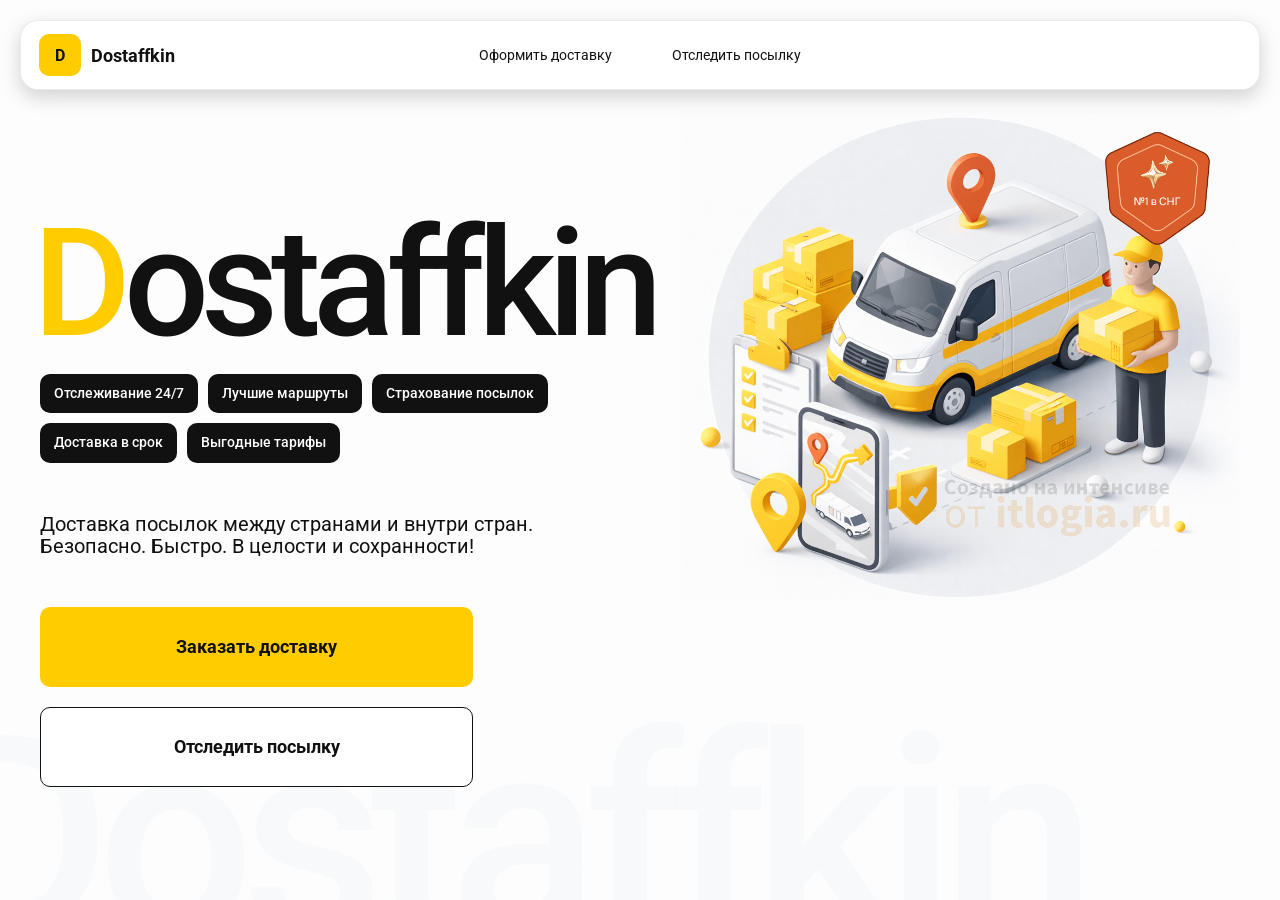
<file: index.html>
<!doctype html>
<html lang="ru">

<head>
    <meta charset="utf-8" />
    <meta name="viewport" content="width=device-width,initial-scale=1,maximum-scale=1,user-scalable=0" />
    <title>Dostaffkin — Доставка посылок между странами и внутри стран. Безопасно. Быстро. В целости и сохранности!
    </title>

    <link href="styles/base_adaptive.css" rel="stylesheet" />
    <link href="styles/base.css" rel="stylesheet" />
    <link href="styles/index.css" rel="stylesheet" />
    <link href="styles/index_adaptive.css" rel="stylesheet" />
</head>

<body>

    <div class="container">
        <header class="header">
            <a class="header-brand" href="#">
                <div class="header-logo">D</div>
                <div class="header-title">Dostaffkin</div>
            </a>
            <nav class="header-menu">
                <a class="header-link" href="./order.html">Оформить <span>доставку</span></a>
                <a class="header-link" href="./track.html">Отследить <span>посылку</span></a>
            </nav>
        </header>
        <main class="main">
            <section class="main-info">
                <div class="main-title">
                    <span>D</span>ostaffkin
                </div>
                <div class="main-features">
                    <div class="main-feature">Отслеживание 24/7</div>
                    <div class="main-feature">Лучшие маршруты</div>
                    <div class="main-feature">Страхование посылок</div>
                    <div class="main-feature">Доставка в срок</div>
                    <div class="main-feature">Выгодные тарифы</div>
                </div>
                <div class="main-description">
                    Доставка посылок между странами и внутри стран.
                    Безопасно. Быстро. В целости и сохранности!
                </div>
                <div class="main-actions">
                    <a class="button" type="button" href="./order.html">Заказать доставку</a>
                    <a class="button button-white" type="button" href="./track.html">Отследить посылку</a>
                </div>
            </section>
            <div class="main-title-ghost">Dostaffkin</div>
            <section class="main-image">
                <img src="images/main-image.png" alt="Main image" />
            </section>
        </main>
    </div>
</body>

</html>
</file>
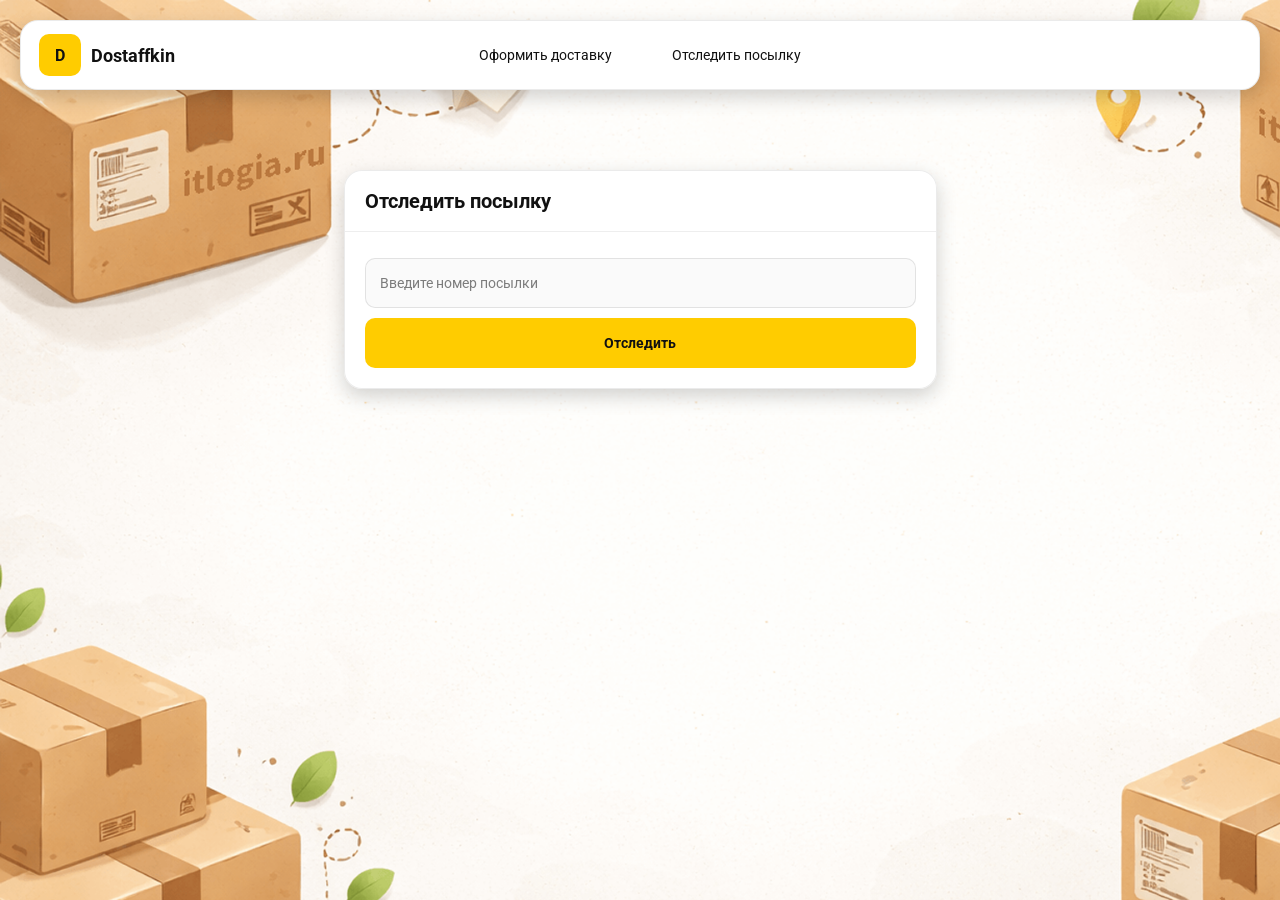
<file: track.html>
<!doctype html>
<html lang="ru">

<head>
    <meta charset="utf-8" />
    <meta name="viewport" content="width=device-width,initial-scale=1,maximum-scale=1,user-scalable=0" />
    <title>Отследить посылку</title>
    <link rel="stylesheet" href="styles/base.css" />
    <link rel="stylesheet" href="styles/base_adaptive.css" />

    <link rel="stylesheet" href="styles/track.css" />
    <link rel="stylesheet" href="styles/track_adaptive.css" />
</head>

<body>

    <div class="container">
        <header class="header">
            <a class="header-brand" href="./index.html">
                <div class="header-logo">D</div>
                <div class="header-title">Dostaffkin</div>
            </a>
            <nav class="header-menu">
                <a class="header-link" href="./order.html">Оформить <span>доставку</span></a>
                <a class="header-link" href="#">Отследить <span>посылку</span></a>
            </nav>
        </header>
        <main class="track-content">
            <section class="track-card track-search">
                <div class="track-title">Отследить посылку</div>
                <div class="track-action">
                    <div class="main-field track-field">
                        <input id="trackNumber" placeholder="Введите номер посылки" autocomplete="off" />
                    </div>
                    <button id="trackButton" class="button track-button" type="button">Отследить</button>
                </div>
            </section>
            <section class="track-card track-result" id="trackResult">
                <div class="track-result-header">
                    <div class="track-id" id="trackIdValue"></div>
                    <div class="track-routes">
                        <div class="track-route">
                            <div class="track-route-pin">
                                <svg xmlns="http://www.w3.org/2000/svg" fill="none" viewBox="0 0 24 24"
                                    stroke-width="1.5" stroke="orange" class="size-6">
                                    <path stroke-linecap="round" stroke-linejoin="round"
                                        d="M15 10.5a3 3 0 1 1-6 0 3 3 0 0 1 6 0Z" />
                                    <path stroke-linecap="round" stroke-linejoin="round"
                                        d="M19.5 10.5c0 7.142-7.5 11.25-7.5 11.25S4.5 17.642 4.5 10.5a7.5 7.5 0 1 1 15 0Z" />
                                </svg>
                            </div>
                            <div class="track-route-address" id="trackFromValue">
                                Откуда: Москва, улица Арбат, 1
                            </div>
                        </div>
                        <div class="track-route track-route-arrow">
                            <svg xmlns="http://www.w3.org/2000/svg" fill="none" viewBox="0 0 24 24" stroke-width="1.5"
                                stroke="currentColor" class="size-6">
                                <path stroke-linecap="round" stroke-linejoin="round"
                                    d="M19.5 13.5 12 21m0 0-7.5-7.5M12 21V3" />
                            </svg>
                        </div>
                        <div class="track-route">
                            <div class="track-route-pin">
                                <svg xmlns="http://www.w3.org/2000/svg" fill="none" viewBox="0 0 24 24"
                                    stroke-width="1.5" stroke="green" class="size-6">
                                    <path stroke-linecap="round" stroke-linejoin="round"
                                        d="M15 10.5a3 3 0 1 1-6 0 3 3 0 0 1 6 0Z" />
                                    <path stroke-linecap="round" stroke-linejoin="round"
                                        d="M19.5 10.5c0 7.142-7.5 11.25-7.5 11.25S4.5 17.642 4.5 10.5a7.5 7.5 0 1 1 15 0Z" />
                                </svg>
                            </div>
                            <div class="track-route-address" id="trackToValue">
                                Куда: Минск, проспект Независимости, 58
                            </div>
                        </div>
                    </div>
                </div>
                <div class="track-info">
                    <div class="track-status-title">Статус данной посылки:</div>
                    <div class="track-status-list" id="trackStatusList">


                        <div class="track-status created">
                            <img src="images/icons/created.svg" class="track-status-icon" alt="Created">
                            <div class="track-status-text">
                                <div class="track-status-text-state">Создан</div>
                                <div class="track-status-text-date">10.01.2026</div>
                            </div>
                        </div>

                        <div class="track-status in-way">
                            <img src="images/icons/in-way.svg" class="track-status-icon" alt="In way">
                            <div class="track-status-text">
                                <div class="track-status-text-state">В пути: Москва</div>
                                <div class="track-status-text-date">18.01.2026</div>
                            </div>
                        </div>

                        <div class="track-status ready">
                            <img src="images/icons/ready.svg" class="track-status-icon" alt="Ready">
                            <div class="track-status-text">
                                <div class="track-status-text-state">Готов к выдаче</div>
                                <div class="track-status-text-date">25.01.2026</div>
                            </div>
                        </div>

                        <div class="track-status done">
                            <img src="images/icons/done.svg" class="track-status-icon" alt="Done">
                            <div class="track-status-text">
                                <div class="track-status-text-state">Вручен</div>
                                <div class="track-status-text-date">27.01.2026</div>
                            </div>
                        </div>

                    </div>
                </div>
            </section>
        </main>
    </div>

    <script src="scripts/track.js"></script>
</body>

</html>
</file>
<file: styles/base_adaptive.css>
@media (max-width: 767px) {
    .header {
        left: 10px;
        right: 10px;
        top: 10px;
    }

    .header-link span {
        display: none;
    }

    .header-menu {
        gap: 20px;
        justify-content: flex-start;
        margin: 0 0 0 30px;
        position: static;
        transform: none;
    }
}

@media (max-width: 420px) {
    .header-title {
        display: none;
    }
}

@media (max-width: 374px) {
    .header-menu {
        gap: 10px;
        margin: 0 0 0 10px;
    }
}
</file>
<file: styles/base.css>
*, *::before, *::after {
    box-sizing: border-box;
}

@font-face {
    font-family: "Roboto";
    src: url("../fonts/Roboto-Regular.ttf");
    font-weight: normal;
}

@font-face {
    font-family: "Roboto";
    src: url("../fonts/Roboto-Bold.ttf");
    font-weight: bold;
}

@font-face {
    font-family: "Roboto";
    src: url("../fonts/Roboto-Medium.ttf");
    font-weight: 500;
}

html, body {
    margin: 0;
    color: #111111;
    font-family: "Roboto", sans-serif;
}

body {
    background: #FDFDFD;
} 

.header {
    border-radius: 18px;
    box-shadow: 0 7px 20px 0 #0000002E;
    backdrop-filter: blur(10px);
    background: #ffffff;
    left: 20px;
    border: 1px solid rgba(0, 0, 0, 0.08);
    position: fixed;
    right: 20px;
    top: 20px;
    padding: 14px 18px;
    height: 70px;
    display: flex;
    align-items: center;
    z-index: 6;
}

.header-brand {
    display: flex;
    align-items: center;
    text-decoration: none;
    gap: 10px;
}

.header-logo {
    width: 42px;
    height: 42px;
    border-radius: 10px;
    background: #FFCC00;
    display: grid;
    place-items: center;
    font-weight: bold;
    color: #111;
}

.header-title {
    font-size: 18px;
    font-weight: bold;
    color: #111111;
    text-decoration: none;
}

.header-menu {
    display: flex;
    align-items: center;
    gap: 60px;
    margin: 0;
    position: absolute;
    left: 50%;
    transform: translateX(-50%);
}

.header-link {
    font-size: 14px;
    color: #111111;
    text-decoration: none;
}

.button {
    border: 0;
    outline: none;
    height: 44px;
    border-radius: 10px;
    font-size: 14px;
    font-weight: bold;
    cursor: pointer;
    font-family: inherit;
    transition: transform .08s ease, opacity .12s ease;
    background: #ffcc00;
    color: #111111;
    text-align: center;
    text-decoration: none;
}

.button:hover {
    background-color: #E5BC19;
}

.button:disabled {
    cursor: not-allowed;
    background-color: #FADE6E;
    color: #787878;
    transform: none;
}

.button.button-white {
    background: #ffffff;
    border: 1px solid #111111;
}

.button.button-white:hover {
    background: rgb(241 241 241);
}

.main-field {
    display: flex;
    align-items: center;
    margin-top: 6px;
    gap: 10px;
    border: 1px solid #1111111A;
    background: #FAFAFA;
    border-radius: 10px;
    padding: 10px 12px;
    position: relative;
    box-sizing: border-box;
    height: 50px;
}

.main-field.textarea {
    height: auto;
}

.main-pin {
    width: 28px;
    height: 28px;
    border-radius: 10px;
    background: rgba(17, 17, 17, 0.08);
    display: grid;
    place-items: center;
    flex: 0 0 auto;
    position: relative;
}

.main-pin::before {
    content: "";
    width: 8px;
    height: 8px;
    border-radius: 999px;
    background: orange;
    opacity: .75;
    display: block;
}

.main-field:last-child .main-pin::before {
    background: green;
    opacity: .85;
}

input, textarea {
    width: 100%;
    border: 0;
    outline: none;
    background: transparent;
    font-size: 14px;
    color: #111111;
    font-family: inherit;
}

textarea {
    resize: vertical;
    min-height: 72px;
    padding: 2px 0;
}

input::placeholder, textarea::placeholder {
    color: #7C7C7C;
}

.main-field:focus-within {
    border-color: rgba(0, 0, 0, 0.20);
    box-shadow: 0 0 0 4px rgba(255, 204, 0, 0.35);
    background: rgba(255, 255, 255, 0.75);
}
</file>
<file: styles/index.css>
.container {
    overflow: hidden;
    min-height: 100vh;
}

.main {
    padding: 111px 40px 40px;
    position: relative;
    display: flex;
}

.main-info {
    max-width: 840px;
    width: 100%;
    position: relative;
}

.main-title {
    margin-top: 98px;
    font-weight: 500;
    font-size: 200px;
    line-height: 1;
    letter-spacing: -0.05em;
    color: #111111;
    left: -15px;
    position: relative;
}

.main-title span {
    color: #ffcc00;
}

.main-features {
    margin-top: 15px;
    display: flex;
    flex-wrap: wrap;
    gap: 10px;
}

.main-feature {
    background: #111111;
    color: #ffffff;
    padding: 12px 14px;
    font-weight: 500;
    font-size: 14px;
    line-height: 1.1;
    border-radius: 10px;
}

.main-description {
    margin-top: 50px;
    max-width: 500px;
    font-size: 20px;
    line-height: 1.1;
    color: #111111;
}

.main-actions {
    margin-top: 50px;
    display: flex;
    flex-direction: column;
    gap: 20px;
}

.main-actions .button {
    height: 80px;
    width: 433px;
    font-size: 18px;
    font-weight: bold;
    place-items: center;
    display: grid;
}

.main-title-ghost {
    position: absolute;
    z-index: -1;
    left: -70px;
    bottom: -150px;
    font-weight: 500;
    font-size: 278px;
    line-height: 1;
    letter-spacing: -0.05em;
    color: #ECEDF04D;
}

.main-image {
    width: 1024px;
    top: 100px;
    z-index: -2;
}

.main-image img {
    width: 100%;
    max-width: 1024px;
    height: auto;
    display: block;
}
</file>
<file: styles/index_adaptive.css>
@media (max-width: 1760px) {
    .main-title {
        font-size: 150px;
        left: -7px;
    }

    .main-info {
        max-width: 640px;
    }
}

@media (max-width: 1200px) {
    .main-info {
        max-width: 540px;
    }

    .main {
        padding: 111px 20px 20px;
    }

    .main-title {
        font-size: 120px;
        left: -4px;
    }

    .main-title-ghost {
        font-size: 220px;
    }
}

@media (max-width: 1024px) {
    .main-title {
        margin-top: 30px;
    }

    .main {
        flex-direction: column-reverse;
    }

    .main-image {
        max-width: 350px;
        position: absolute;
        left: 370px;
        top: 370px;
    }

    .main-info {
        max-width: 100%;
    }

    .main-actions {
        gap: 10px;
    }

    .main-actions .button {
        height: 50px;
        font-size: 14px;
        width: auto;
        max-width: 300px;
    }

    .main-description {
        max-width: 350px;
    }
}

@media (max-width: 570px) {
    .main-title {
        font-size: 88px;
    }

    .main-description {
        max-width: 100%
    }

    .main-actions {
       width: 100%;
    }

    .main-actions .button {
        width: 100%;
        max-width: 100%
    }

    .main-image {
        max-width: 650px;
        position: absolute;
        left: 170px;
        top: 70px;
        opacity: 0.2;
    }
}

@media (max-width: 400px) {
    .main-title {
        font-size: 70px;
    }
}
</file>
<file: styles/track.css>
.container {
    background: #F4F4F4 url("../images/track-bg.png");
    background-size: cover;
    min-height: 100vh;
    padding: 170px 0 50px 0;
}

.track-content {
    width: 593px;
    margin: 0 auto;
}

.track-card {
    width: 100%;
    border-radius: 18px;
    box-shadow: 0 7px 20px 0 #0000002E;
    backdrop-filter: blur(10px);
    background: rgba(255, 255, 255, 0.96);
    border: 1px solid rgba(0, 0, 0, 0.08);
}

.track-title {
    font-size: 20px;
    line-height: 100%;
    font-weight: bold;
    border-bottom: 1px solid #EEEEEE;
    padding: 20px;
}

.track-action {
    padding: 20px;
}

.track-button {
    width: 100%;
    height: 50px;
}

.track-field {
    margin-bottom: 10px;
}

.track-result {
    margin-top: 5px;
    display: none;
}

.track-result.is-visible {
    display: block;
}

.track-result-header {
    font-weight: bold;
    font-size: 14px;
    color: #111111;
    padding: 20px;
    border-bottom: 1px solid #EEEEEE;
}

.track-id {
    margin-bottom: 12px;
    font-size: 20px;
}

.track-routes {
    display: flex;
    flex-direction: column;
    gap: 10px;
    font-weight: normal;
}

.track-route {
    display: flex;
    align-items: center;
    gap: 10px;
}

.track-route-pin {
    width: 24px;
    height: 24px;
    flex-shrink: 0;
}

.track-route-arrow {
    padding: 15px 0;
    width: 24px;
    height: 24px;
}

.track-info {
    padding: 20px;
}

.track-status {
    display: flex;
    align-items: center;
    font-size: 12px;
    gap: 10px;
}

.track-status-title {
    font-size: 14px;
    color: #111111;
    margin-bottom: 20px;
}

.track-status-list {
    display: flex;
    flex-direction: column;
    gap: 15px;
}

.track-status-icon {
    width: 40px;
    height: 40px;
    border-radius: 50%;
    background: rgba(17, 17, 17, 0.08);
    display: grid;
    place-items: center;
    flex: 0 0 auto;
}

.track-status.created .track-status-icon {
    background-color: #F1CB00;
}

.track-status.in-way .track-status-icon {
    background-color: #F08A11;
}

.track-status.ready .track-status-icon {
    background-color: #A35D0A;
}

.track-status.done .track-status-icon {
    background-color: #37C93B;
}

.track-status-text {
    display: flex;
    align-items: center;
    justify-content: space-between;
    color: #111111;
    font-size: 12px;
    flex: 1;
}

.track-status-date {
    color: rgba(17, 17, 17, 0.55);
}
</file>
<file: styles/track_adaptive.css>
@media (max-width: 767px) {
    .container {
        padding: 130px 0 50px 0;
    }

    .track-content {
        width: 100%;
        padding-left: 10px;
        padding-right: 10px;
    }

    .track-result-header {
        padding: 20px;
    }
}
</file>
